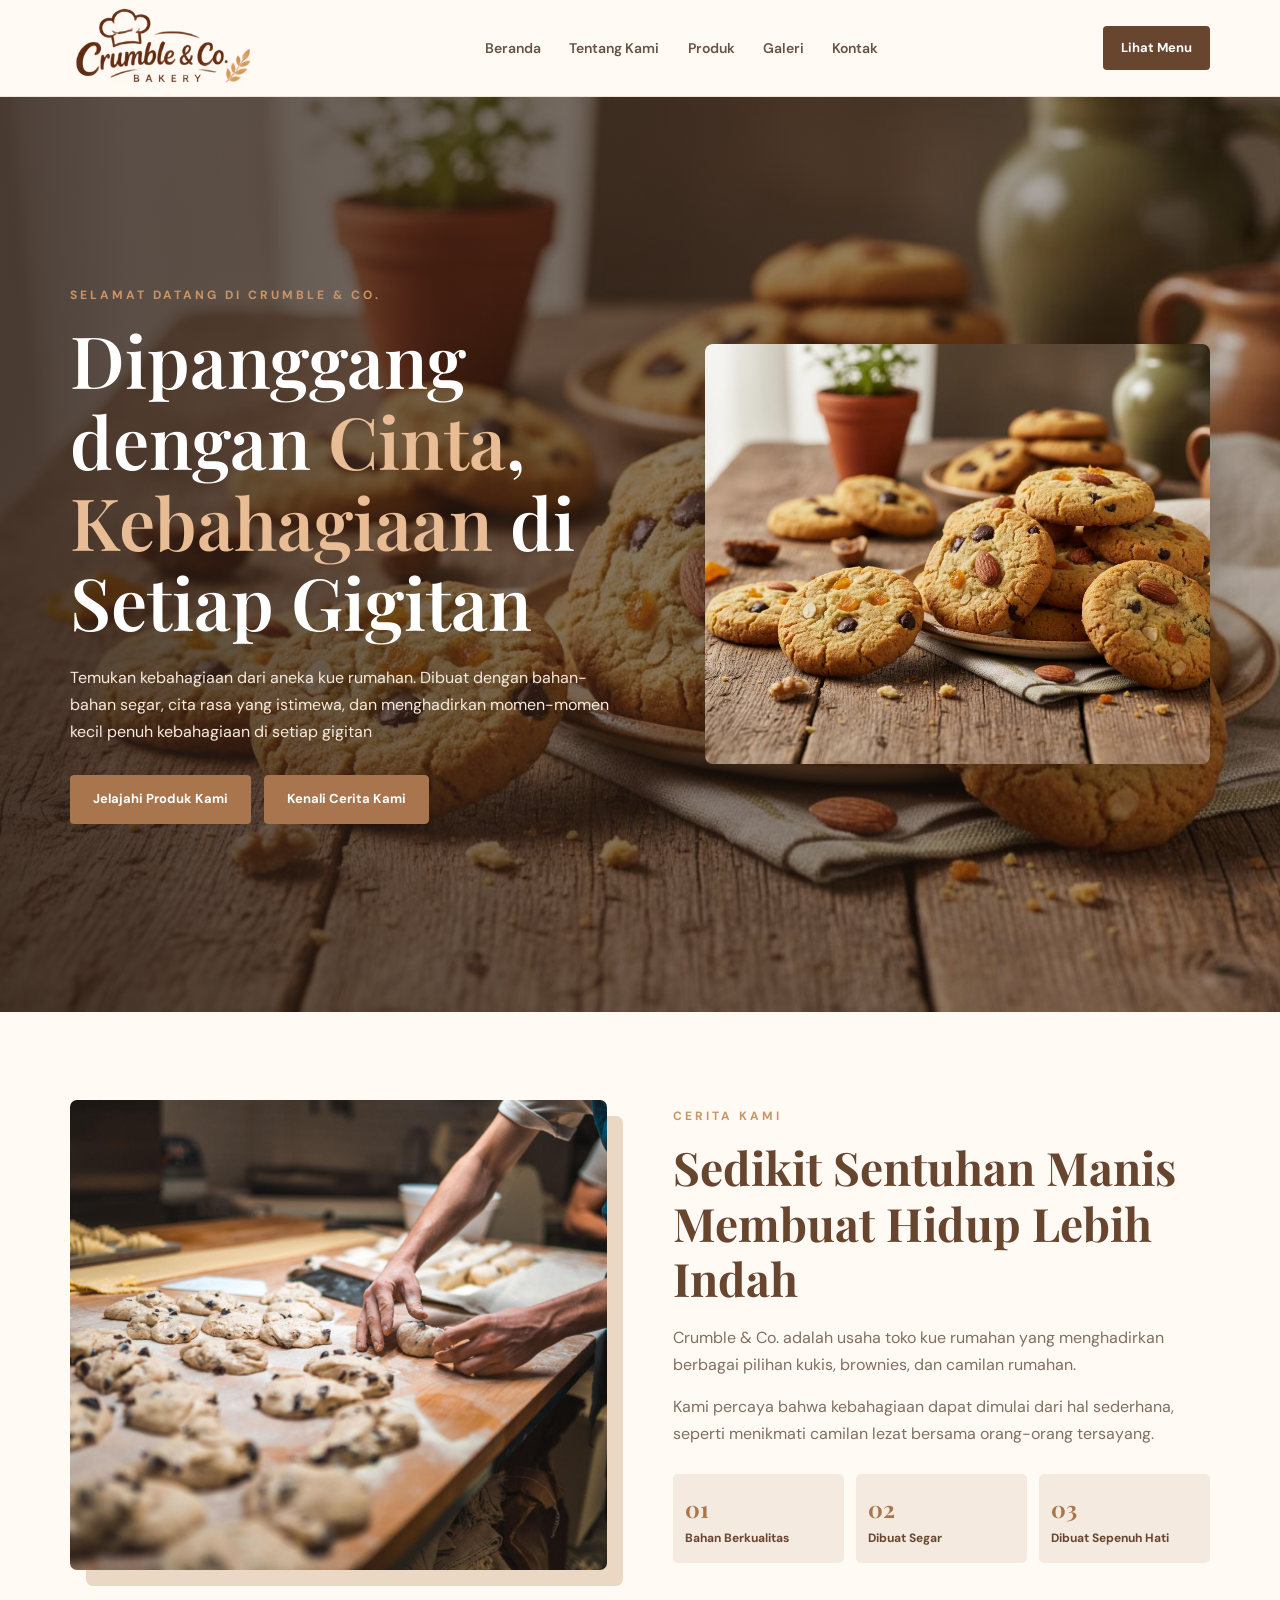
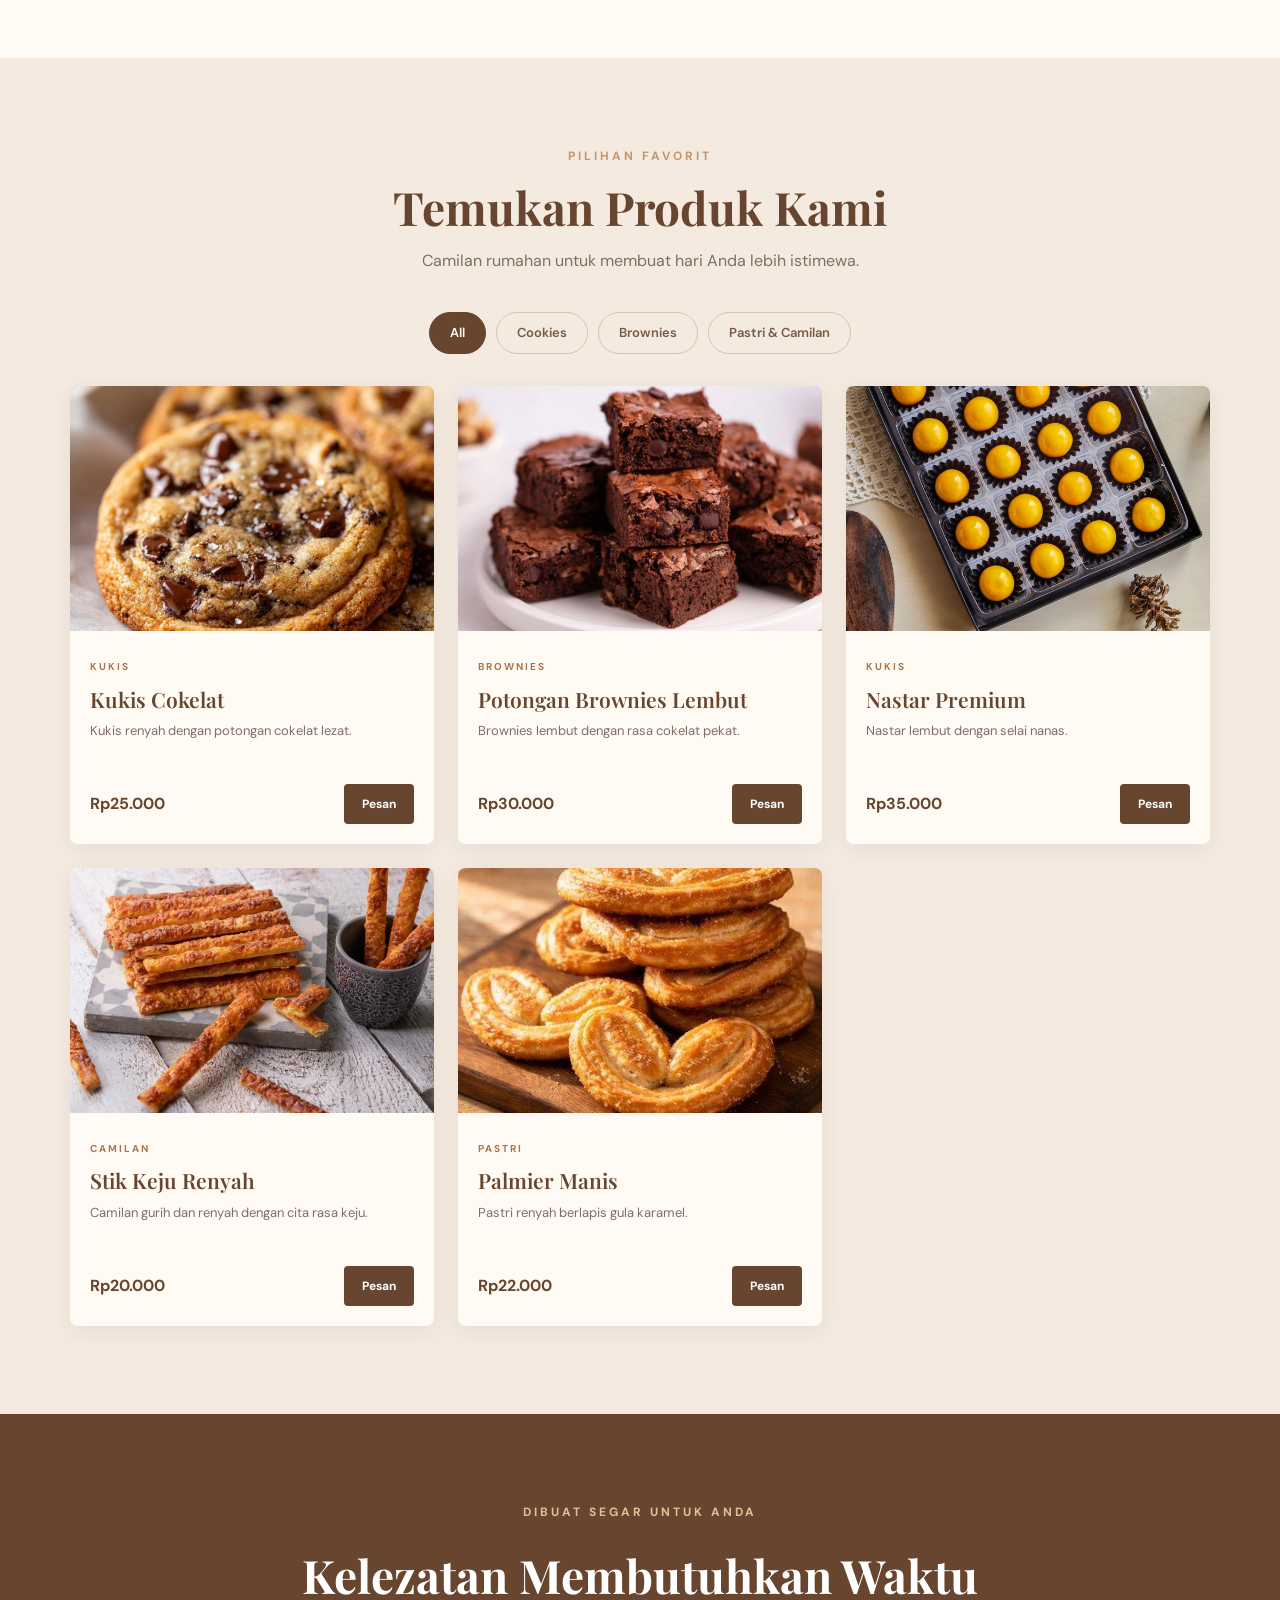
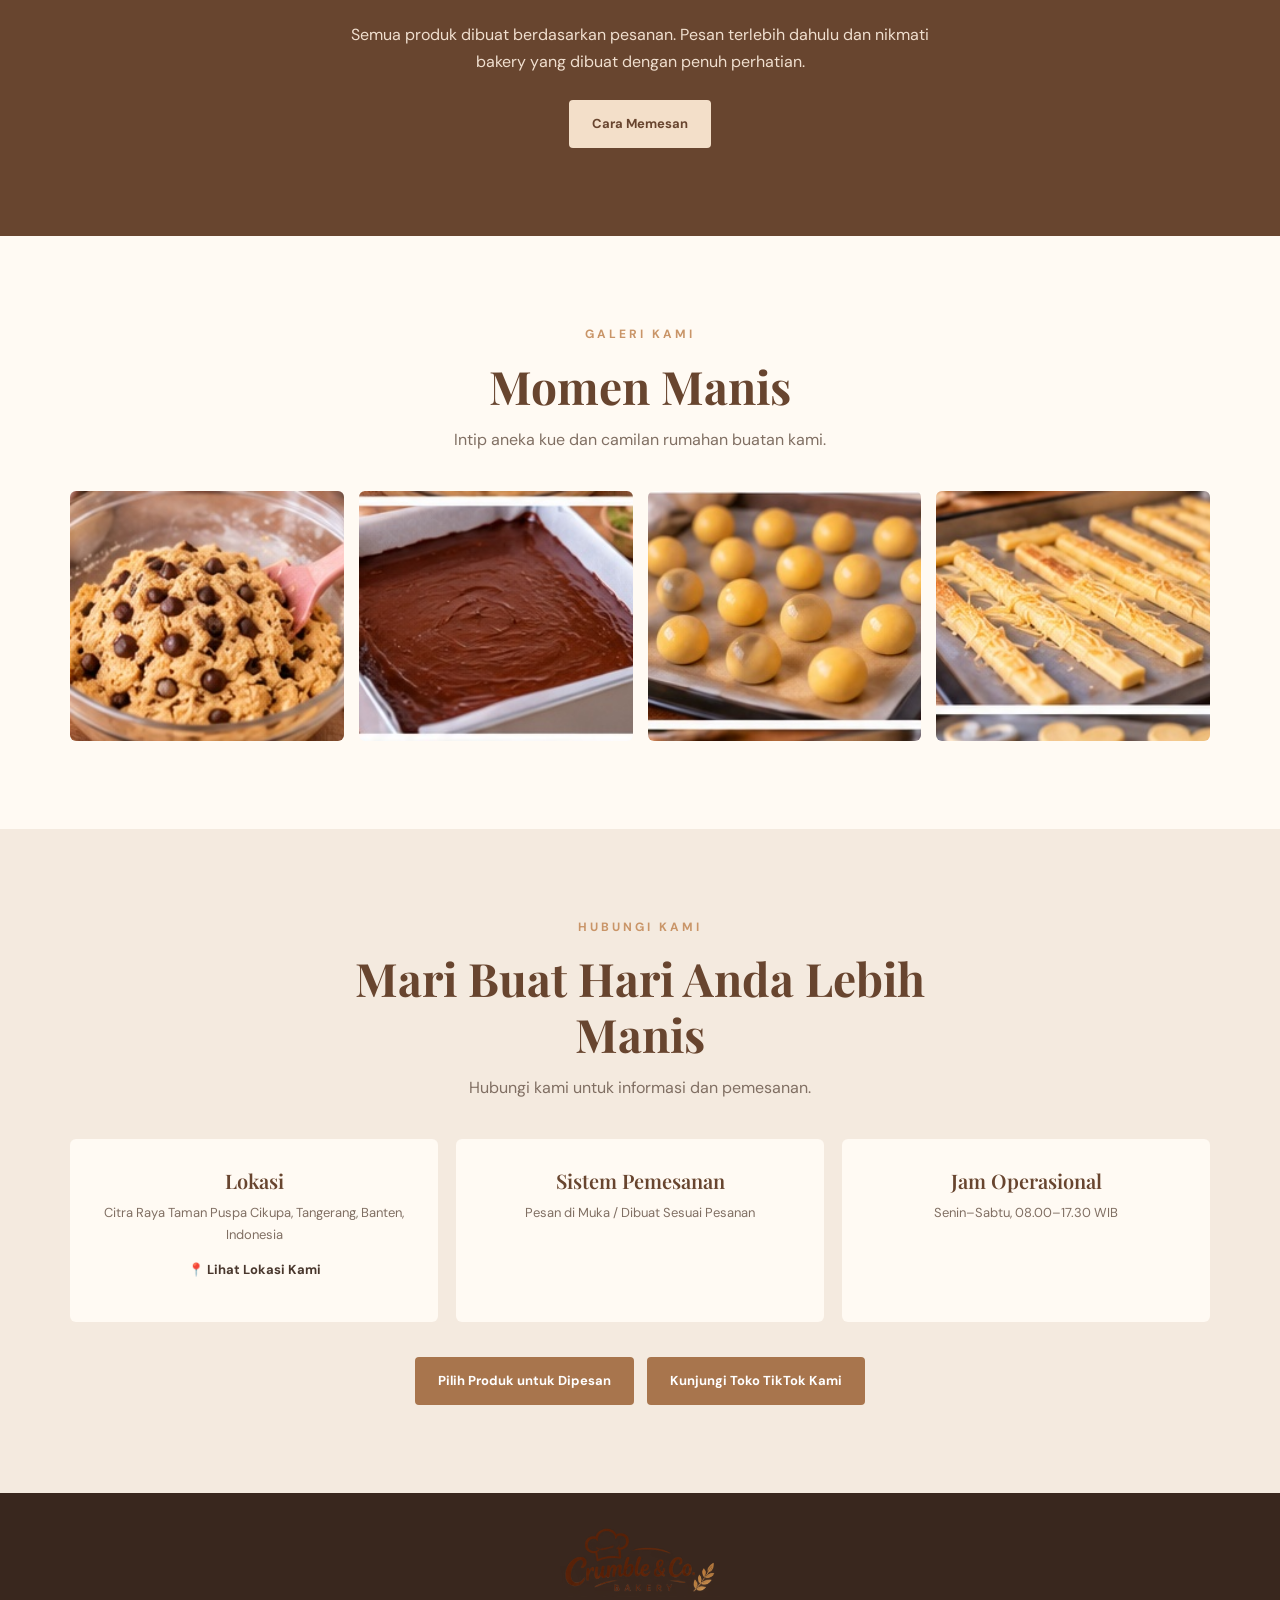
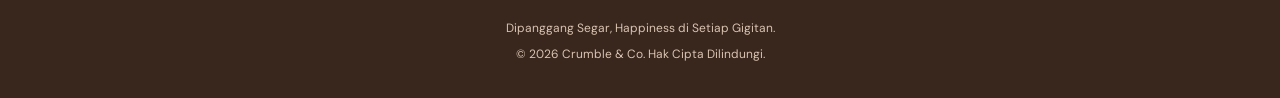
<file: index.html>
<!DOCTYPE html>
<html lang="id">
<head>
    <meta charset="UTF-8">
    <meta name="viewport" content="width=device-width, initial-scale=1.0">

    <meta name="description" content="Crumble & Co. - Toko roti rumahan yang menyediakan kukis, brownies, dan camilan lezat.">

    <title>Crumble & Co. | Toko Roti dan Kue</title>

    <!-- Google Fonts -->
    <link rel="preconnect" href="https://fonts.googleapis.com">
    <link rel="preconnect" href="https://fonts.gstatic.com" crossorigin>
    <link href="https://fonts.googleapis.com/css2?family=DM+Sans:wght@400;500;600;700&family=Playfair+Display:wght@500;600;700&display=swap" rel="stylesheet">

    <!-- CSS -->
    <link rel="stylesheet" href="style.css">
</head>

<body>
    <a class="skip-link" href="#main-content">Lewati ke konten</a>

    <!-- NAVIGATION -->
    <header class="header">
        <nav class="navbar container">

            <a href="#home" class="logo">
                <img src="images/logo-crumble.png" alt="Logo Crumble &amp; Co.">
            </a>

            <button class="menu-toggle" id="menu-toggle"
                    aria-label="Buka menu" aria-expanded="false">
                ☰
            </button>

            <ul class="nav-menu" id="nav-menu">
                <li><a href="#home">Beranda</a></li>
                <li><a href="#about">Tentang Kami</a></li>
                <li><a href="#products">Produk</a></li>
                <li><a href="#gallery">Galeri</a></li>
                <li><a href="#contact">Kontak</a></li>
            </ul>

            <a href="#products" class="nav-button">Lihat Menu</a>

        </nav>
    </header>


    <main id="main-content">
    <!-- HOME / HERO -->
    <section class="hero" id="home">

        <div class="container hero-content">

            <div class="hero-text">

                <p class="eyebrow">SELAMAT DATANG DI CRUMBLE & CO.</p>

                <h1>
                    Dipanggang dengan  <span>Cinta</span>,
                    <span>Kebahagiaan</span>
                    di Setiap Gigitan
                </h1>

                <p class="hero-description">
                    Temukan kebahagiaan dari aneka kue rumahan. Dibuat dengan bahan-bahan segar, cita rasa yang istimewa, dan menghadirkan momen-momen kecil penuh kebahagiaan di setiap gigitan
                </p>

                <div class="hero-buttons">
                    <a href="#products" class="btn btn-primary">
                        Jelajahi Produk Kami
                    </a>

                    <a href="#about" class="btn btn-outline">
                        Kenali Cerita Kami
                    </a>
                </div>

            </div>

            <div class="hero-image">
                <img fetchpriority="high" src="images/hero.jpeg"
                     alt="Kukis Crumble & Co. yang baru dipanggang">
            </div>

        </div>

    </section>


    <!-- ABOUT -->
    <section class="about section-padding" id="about">

        <div class="container about-content">

            <div class="about-image">
                <img loading="lazy" src="images/about.jpeg"
                     alt="Proses pembuatan kue rumahan">
            </div>

            <div class="about-text">

                <p class="eyebrow">CERITA KAMI</p>

                <h2>
                    Sedikit Sentuhan Manis Membuat Hidup Lebih Indah
                </h2>

                <p>
                    Crumble & Co. adalah usaha toko kue rumahan
                    yang menghadirkan berbagai pilihan kukis,
                    brownies, dan camilan rumahan.
                </p>

                <p>
                    Kami percaya bahwa kebahagiaan dapat dimulai
                    dari hal sederhana, seperti menikmati camilan
                    lezat bersama orang-orang tersayang.
                </p>

                <div class="values">
                    <div>
                        <h3>01</h3>
                        <p>Bahan Berkualitas</p>
                    </div>

                    <div>
                        <h3>02</h3>
                        <p>Dibuat Segar</p>
                    </div>

                    <div>
                        <h3>03</h3>
                        <p>Dibuat Sepenuh Hati</p>
                    </div>
                </div>

            </div>

        </div>

    </section>


    <!-- PRODUCTS -->
    <section class="products section-padding" id="products">

        <div class="container">

            <div class="section-heading">
                <p class="eyebrow">PILIHAN FAVORIT</p>
                <h2>Temukan Produk Kami</h2>
                <p>Camilan rumahan untuk membuat hari Anda lebih istimewa.</p>
            </div>

            <!-- PRODUCT FILTER -->
            <div class="filter-buttons">
                <button class="filter-btn active" data-filter="all">
                    All
                </button>

                <button class="filter-btn" data-filter="cookies">
                    Cookies
                </button>

                <button class="filter-btn" data-filter="brownies">
                    Brownies
                </button>

                <button class="filter-btn" data-filter="pastry">
                    Pastri & Camilan
                </button>
            </div>

            <div class="product-grid">

                <article class="product-card" data-category="cookies">
                    <img loading="lazy" src="images/cookies.jpeg" alt="Kukis Cokelat">

                    <div class="product-info">
                        <span class="product-category">KUKIS</span>
                        <h3>Kukis Cokelat</h3>
                        <p>Kukis renyah dengan potongan cokelat lezat.</p>
                        <div class="product-bottom">
                            <strong>Rp25.000</strong>
                            <button class="order-btn" data-product="Kukis Cokelat">
                                Pesan
                            </button>
                        </div>
                    </div>
                </article>

                <article class="product-card" data-category="brownies">
                    <img loading="lazy" src="images/brownies.jpeg" alt="Potongan Brownies Lembut">

                    <div class="product-info">
                        <span class="product-category">BROWNIES</span>
                        <h3>Potongan Brownies Lembut</h3>
                        <p>Brownies lembut dengan rasa cokelat pekat.</p>
                        <div class="product-bottom">
                            <strong>Rp30.000</strong>
                            <button class="order-btn" data-product="Potongan Brownies Lembut">
                                Pesan
                            </button>
                        </div>
                    </div>
                </article>

                <article class="product-card" data-category="cookies">
                    <img loading="lazy" src="images/nastar.jpeg" alt="Nastar Premium">

                    <div class="product-info">
                        <span class="product-category">KUKIS</span>
                        <h3>Nastar Premium</h3>
                        <p>Nastar lembut dengan selai nanas.</p>
                        <div class="product-bottom">
                            <strong>Rp35.000</strong>
                            <button class="order-btn" data-product="Nastar Premium">
                                Pesan
                            </button>
                        </div>
                    </div>
                </article>

                <article class="product-card" data-category="pastry">
                    <img loading="lazy" src="images/cheese-stick.jpeg" alt="Stik Keju Renyah">

                    <div class="product-info">
                        <span class="product-category">CAMILAN</span>
                        <h3>Stik Keju Renyah</h3>
                        <p>Camilan gurih dan renyah dengan cita rasa keju.</p>
                        <div class="product-bottom">
                            <strong>Rp20.000</strong>
                            <button class="order-btn" data-product="Stik Keju Renyah">
                                Pesan
                            </button>
                        </div>
                    </div>
                </article>

                <article class="product-card" data-category="pastry">
                    <img loading="lazy" src="images/palmier.jpeg" alt="Palmier Manis">

                    <div class="product-info">
                        <span class="product-category">PASTRI</span>
                        <h3>Palmier Manis</h3>
                        <p>Pastri renyah berlapis gula karamel.</p>
                        <div class="product-bottom">
                            <strong>Rp22.000</strong>
                            <button class="order-btn" data-product="Palmier Manis">
                                Pesan
                            </button>
                        </div>
                    </div>
                </article>

            </div>

        </div>

    </section>


    <!-- PRE ORDER -->
    <section class="preorder section-padding">

        <div class="container preorder-content">

            <p class="eyebrow">DIBUAT SEGAR UNTUK ANDA</p>

            <h2>Kelezatan Membutuhkan Waktu</h2>

            <p>
                Semua produk dibuat berdasarkan pesanan.
                Pesan terlebih dahulu dan nikmati bakery
                yang dibuat dengan penuh perhatian.
            </p>

            <a href="#contact" class="btn btn-primary">
                Cara Memesan
            </a>

        </div>

    </section>


    <!-- GALLERY -->
    <section class="gallery section-padding" id="gallery">

        <div class="container">

            <div class="section-heading">
                <p class="eyebrow">GALERI KAMI</p>
                <h2>Momen Manis</h2>
                <p>Intip aneka kue dan camilan rumahan buatan kami.</p>
            </div>

            <div class="gallery-grid">
                <img loading="lazy" src="images/gallery-1.jpg" alt="Kukis buatan Crumble & Co.">
                <img loading="lazy" src="images/gallery-2.jpg" alt="Brownies buatan Crumble & Co.">
                <img loading="lazy" src="images/gallery-3.jpg" alt="Kemasan produk Crumble & Co.">
                <img loading="lazy" src="images/gallery-4.jpg" alt="Pastri yang baru dipanggang">
            </div>

        </div>

    </section>


    <!-- CONTACT -->
    <section class="contact section-padding" id="contact">

        <div class="container">

            <div class="section-heading">
                <p class="eyebrow">HUBUNGI KAMI</p>
                <h2>Mari Buat Hari Anda Lebih Manis</h2>
                <p>Hubungi kami untuk informasi dan pemesanan.</p>
            </div>

            <div class="contact-grid">

                <div class="contact-card">
                    <h3>Lokasi</h3>
                    <p>Citra Raya Taman Puspa Cikupa, Tangerang, Banten, Indonesia</p> <a
    href="https://maps.app.goo.gl/UQGgXvtpf5DzXRyDA"
    target="_blank"
    rel="noopener noreferrer"
    class="btn maps-btn">
    📍 Lihat Lokasi Kami
</a>
                </div>

                <div class="contact-card">
                    <h3>Sistem Pemesanan</h3>
                    <p>Pesan di Muka / Dibuat Sesuai Pesanan</p>
                </div>

                <div class="contact-card">
                    <h3>Jam Operasional</h3>
                    <p>Senin–Sabtu, 08.00–17.30 WIB</p>
                </div>

            </div>

            <div class="contact-buttons">
                <a href="#products" class="btn btn-primary">Pilih Produk untuk Dipesan</a>
                <a href="https://www.tiktok.com/@crumbleco01?_r=1&_t=ZS-9Be53k1Dmfm" target="_blank" rel="noopener noreferrer" class="btn btn-primary">
                    Kunjungi Toko TikTok Kami
                </a>

            </div>

        </div>

    </section>


    </main>

    <!-- FOOTER -->
    <footer class="footer">

        <div class="container footer-content">

            <a href="#home" class="logo">
                <img src="images/logo-crumble.png" alt="Logo Crumble &amp; Co.">
            </a>

            <p>Dipanggang Segar, Happiness di Setiap Gigitan.</p>

            <p class="copyright">
                © 2026 Crumble & Co. Hak Cipta Dilindungi.
            </p>

        </div>

    </footer>


    <!-- JAVASCRIPT -->
    <script src="script.js"></script>

</body>
</html>
</file>
<file: style.css>
/* CRUMBLE & CO. — responsive bakery website */
:root {
  --cream: #fffaf3;
  --cream-deep: #f4eadf;
  --sand: #ead8c5;
  --brown: #68452f;
  --brown-dark: #39271e;
  --caramel: #a8754d;
  --ink: #49372d;
  --muted: #806f63;
  --white: #fff;
  --shadow: 0 14px 38px rgba(66, 43, 28, .10);
}
* { box-sizing: border-box; margin: 0; padding: 0; }
html { scroll-behavior: smooth; scroll-padding-top: 90px; }
body {
  font-family: "DM Sans", Arial, sans-serif;
  color: var(--ink);
  background: var(--cream);
  line-height: 1.7;
}
img { display: block; width: 100%; object-fit: cover; }
a { color: inherit; text-decoration: none; }
button { font: inherit; cursor: pointer; }
.container { width: min(1140px, 90%); margin-inline: auto; }
section { padding: 88px 0; }
.skip-link {
  position: absolute; left: -9999px; top: 10px; z-index: 2000;
  background: var(--white); padding: 10px 16px; border-radius: 6px;
}
.skip-link:focus { left: 10px; }
:focus-visible { outline: 3px solid #c28b5c; outline-offset: 3px; }

.header {
  position: sticky; top: 0; z-index: 1000;
  background: rgba(255,250,243,.96); backdrop-filter: blur(12px);
  border-bottom: 1px solid rgba(104,69,47,.12);
}
.navbar {
  min-height: 96px;
  display: grid;
  grid-template-columns: 190px minmax(0, 1fr) auto;
  align-items: center;
  gap: 28px;
}
/* The image is the only brand mark in the header; do not add a second text wordmark. */
.navbar > .logo {
  display: flex;
  align-items: center;
  justify-self: start;
  width: 190px;
  min-width: 0;
  flex-shrink: 0;
}
.navbar > .logo img {
  display: block;
  width: 100%;
  height: 82px;
  object-fit: contain;
  object-position: left center;
}
.logo span { color: var(--caramel); }
.nav-menu { display: flex; align-items: center; justify-content: center; gap: clamp(16px, 2.2vw, 30px); list-style: none; }
.nav-menu a { font-size: 14px; font-weight: 600; color: #665347; transition: color .2s; }
.nav-menu a:hover, .nav-menu a:focus-visible { color: var(--caramel); }
.nav-button {
  justify-self: end; white-space: nowrap;
  padding: 11px 18px; border-radius: 4px; background: var(--brown);
  color: var(--white); font-size: 13px; font-weight: 700;
}
.menu-toggle {
  display: none; border: 1px solid var(--sand); background: transparent;
  color: var(--brown); border-radius: 5px; padding: 7px 11px; font-size: 23px;
}
.hero {
  min-height: 650px; display: flex; align-items: center; position: relative;
  background: linear-gradient(90deg, rgba(45,29,20,.83), rgba(45,29,20,.25)),
              url("images/hero.jpeg") center 48%/cover no-repeat;
  color: var(--white);
}
.hero-content { display: grid; grid-template-columns: 1.08fr .92fr; align-items: center; gap: 42px; padding-block: 100px; }
.hero-text { max-width: 650px; }
.hero-image img { height: 420px; border-radius: 8px; box-shadow: 0 18px 45px rgba(0,0,0,.22); }
.eyebrow, .section-label {
  color: #c99568; font-size: 12px; font-weight: 700;
  letter-spacing: 3px; text-transform: uppercase; margin-bottom: 14px;
}
.hero h1 {
  font-family: "Playfair Display", Georgia, serif;
  font-size: clamp(42px, 6vw, 72px); line-height: 1.12; font-weight: 600;
  margin-bottom: 22px;
}
.hero h1 span { color: #e8bd95; }
.hero-description { max-width: 540px; color: #f8eadd; font-size: 16px; margin-bottom: 30px; }
.hero-buttons, .contact-buttons { display: flex; flex-wrap: wrap; gap: 13px; }
.btn {
  display: inline-flex; align-items: center; justify-content: center;
  min-height: 48px; padding: 12px 22px; border-radius: 4px;
  border: 1px solid transparent; font-size: 13px; font-weight: 700;
  transition: transform .2s, background .2s, color .2s;
}
.btn:hover { transform: translateY(-2px); }
.btn-primary { background: var(--caramel); color: var(--white); }
.btn-primary:hover { background: var(--brown); }
.btn-outline {
    background-color: #A8754F;
    border: 1px solid #A8754F;
    color: #FFFFFF;
}

.btn-outline:hover {
    background-color: #805638;
    border-color: #805638;
    color: #FFFFFF;
}
.btn-outline:hover { background: var(--white); color: var(--brown); }

.about { background: var(--cream); }
.about-content { display: grid; grid-template-columns: 1fr 1fr; align-items: center; gap: 66px; }
.about-image img { height: 470px; border-radius: 7px; box-shadow: 16px 16px 0 var(--sand); }
.about-text h2, .section-heading h2, .preorder h2 {
  font-family: "Playfair Display", Georgia, serif; color: var(--brown);
  font-size: clamp(30px, 4vw, 46px); line-height: 1.2; margin-bottom: 18px;
}
.about-text > p:not(.eyebrow) { color: var(--muted); margin-bottom: 15px; }
.values { display: grid; grid-template-columns: repeat(3, 1fr); gap: 12px; margin-top: 26px; }
.values > div { padding: 15px 12px; background: var(--cream-deep); border-radius: 5px; }
.values h3 { color: var(--caramel); font-family: "Playfair Display", Georgia, serif; font-size: 23px; }
.values p { color: var(--brown); font-size: 12px; font-weight: 700; }

.products { background: var(--cream-deep); }
.section-heading { text-align: center; max-width: 680px; margin: 0 auto 38px; }
.section-heading > p:last-child { color: var(--muted); }
.section-heading h2 { margin-bottom: 12px; }
.filter-buttons { display: flex; justify-content: center; flex-wrap: wrap; gap: 10px; margin-bottom: 32px; }
.filter-btn {
  padding: 9px 20px; border: 1px solid #d7c3ae; border-radius: 30px;
  background: transparent; color: #765b49; font-size: 13px; font-weight: 600;
}
.filter-btn:hover, .filter-btn.active { background: var(--brown); border-color: var(--brown); color: var(--white); }
.product-grid { display: grid; grid-template-columns: repeat(3, 1fr); gap: 24px; }
.product-card {
  overflow: hidden; background: var(--cream); border-radius: 7px;
  box-shadow: 0 5px 22px rgba(75,49,32,.07); transition: transform .25s, box-shadow .25s;
}
.product-card:hover { transform: translateY(-5px); box-shadow: var(--shadow); }
.product-card[hidden] { display: none !important; }
.product-card > img { height: 245px; object-fit: cover; }
.product-info { padding: 20px; }
.product-category { color: var(--caramel); font-size: 10px; letter-spacing: 2px; font-weight: 700; }
.product-info h3 { font: 600 21px/1.3 "Playfair Display", Georgia, serif; color: var(--brown); margin: 7px 0; }
.product-info p { min-height: 48px; color: var(--muted); font-size: 13px; }
.product-bottom { display: flex; align-items: center; justify-content: space-between; gap: 12px; margin-top: 16px; }
.product-bottom strong { color: var(--brown); font-size: 16px; }
.order-btn {
  border: 0; border-radius: 4px; padding: 10px 18px;
  color: var(--white); background: var(--brown); font-size: 12px; font-weight: 700;
}
.order-btn:hover { background: var(--caramel); }

.preorder { background: var(--brown); color: var(--white); text-align: center; }
.preorder-content { max-width: 720px; }
.preorder .eyebrow { color: #e5bd98; }
.preorder h2 { color: var(--white); }
.preorder p { color: #f0dfcf; max-width: 620px; margin: 0 auto 25px; }
.preorder .btn { background: #f3dfc9; color: var(--brown); }
.preorder .btn:hover { background: var(--white); }

.gallery { background: var(--cream); }
.gallery-grid { display: grid; grid-template-columns: repeat(4, 1fr); gap: 15px; }
.gallery-grid img { height: 250px; border-radius: 6px; object-fit: cover; transition: transform .25s; }
.gallery-grid img:hover { transform: scale(1.025); }

.contact { background: var(--cream-deep); }
.contact-grid { display: grid; grid-template-columns: repeat(3, 1fr); gap: 18px; margin: 35px 0; }
.contact-card { padding: 28px 18px; text-align: center; background: var(--cream); border-radius: 6px; }
.contact-card h3 { font: 600 20px "Playfair Display", Georgia, serif; color: var(--brown); margin-bottom: 8px; }
.contact-card p { color: var(--muted); font-size: 13px; }
.contact-buttons { justify-content: center; }
.contact-buttons .btn-outline { color: var(--brown); border-color: #bda48e; }
.contact-buttons .btn-outline:hover { background: var(--brown); color: var(--white); }

.footer { padding: 34px 15px; text-align: center; background: var(--brown-dark); color: #f8eadd; }
.footer .logo { color: var(--white); display: inline-block; margin-bottom: 8px; }
.footer p { color: #d9c3b1; font-size: 12px; margin-top: 5px; }

@media (max-width: 900px) {
  .navbar { grid-template-columns: 155px minmax(0, 1fr) auto; gap: 16px; }
  .navbar > .logo { width: 155px; }
  .navbar > .logo img { height: 72px; }
  .nav-menu { gap: 14px; }
  .nav-menu a { font-size: 13px; }
  .nav-button { display: none; }
  .product-grid { grid-template-columns: repeat(2, 1fr); }
  .about-content { gap: 35px; }
  .gallery-grid { grid-template-columns: repeat(2, 1fr); }
}
@media (max-width: 650px) {
  section { padding: 65px 0; }
  .navbar {
    min-height: 76px;
    display: flex;
    justify-content: space-between;
    gap: 12px;
  }
  .navbar > .logo { width: 145px; }
  .navbar > .logo img { height: 66px; }
  .nav-button { display: none; }
  .menu-toggle { display: inline-flex; margin-left: auto; }
  .nav-menu {
    display: none; position: absolute; top: 76px; left: 0; width: 100%;
    padding: 20px 5%; flex-direction: column; align-items: flex-start; gap: 16px;
    background: var(--cream); border-bottom: 1px solid var(--sand);
  }
  .nav-menu.active { display: flex; }
  .hero { min-height: 590px; background-position: 58% center; }
  .hero-content { grid-template-columns: 1fr; gap: 28px; padding-block: 75px; }
  .hero-image img { height: 230px; max-width: 440px; }
  .hero h1 { font-size: clamp(39px, 11vw, 53px); }
  .hero-description { font-size: 14px; }
  .hero-buttons .btn { width: 100%; }
  .about-content { grid-template-columns: 1fr; gap: 38px; }
  .about-image img { height: 300px; }
  .values { grid-template-columns: repeat(3, 1fr); }
  .product-grid { grid-template-columns: 1fr; }
  .product-card > img { height: 250px; }
  .gallery-grid { grid-template-columns: repeat(2, 1fr); gap: 10px; }
  .gallery-grid img { height: 155px; }
  .contact-grid { grid-template-columns: 1fr; }
  .contact-buttons .btn { width: 100%; }
}
@media (max-width: 380px) {
  .values { grid-template-columns: 1fr; }
  .filter-btn { padding: 8px 14px; }
}
@media (prefers-reduced-motion: reduce) {
  *, *::before, *::after { scroll-behavior: auto !important; transition-duration: .01ms !important; }
}


/* Brand image sizing */
.footer .logo {
  width: 160px;
  margin: 0 auto 8px;
}
.footer .logo img {
  width: 100%;
  height: 70px;
  object-fit: contain;
}
</file>
